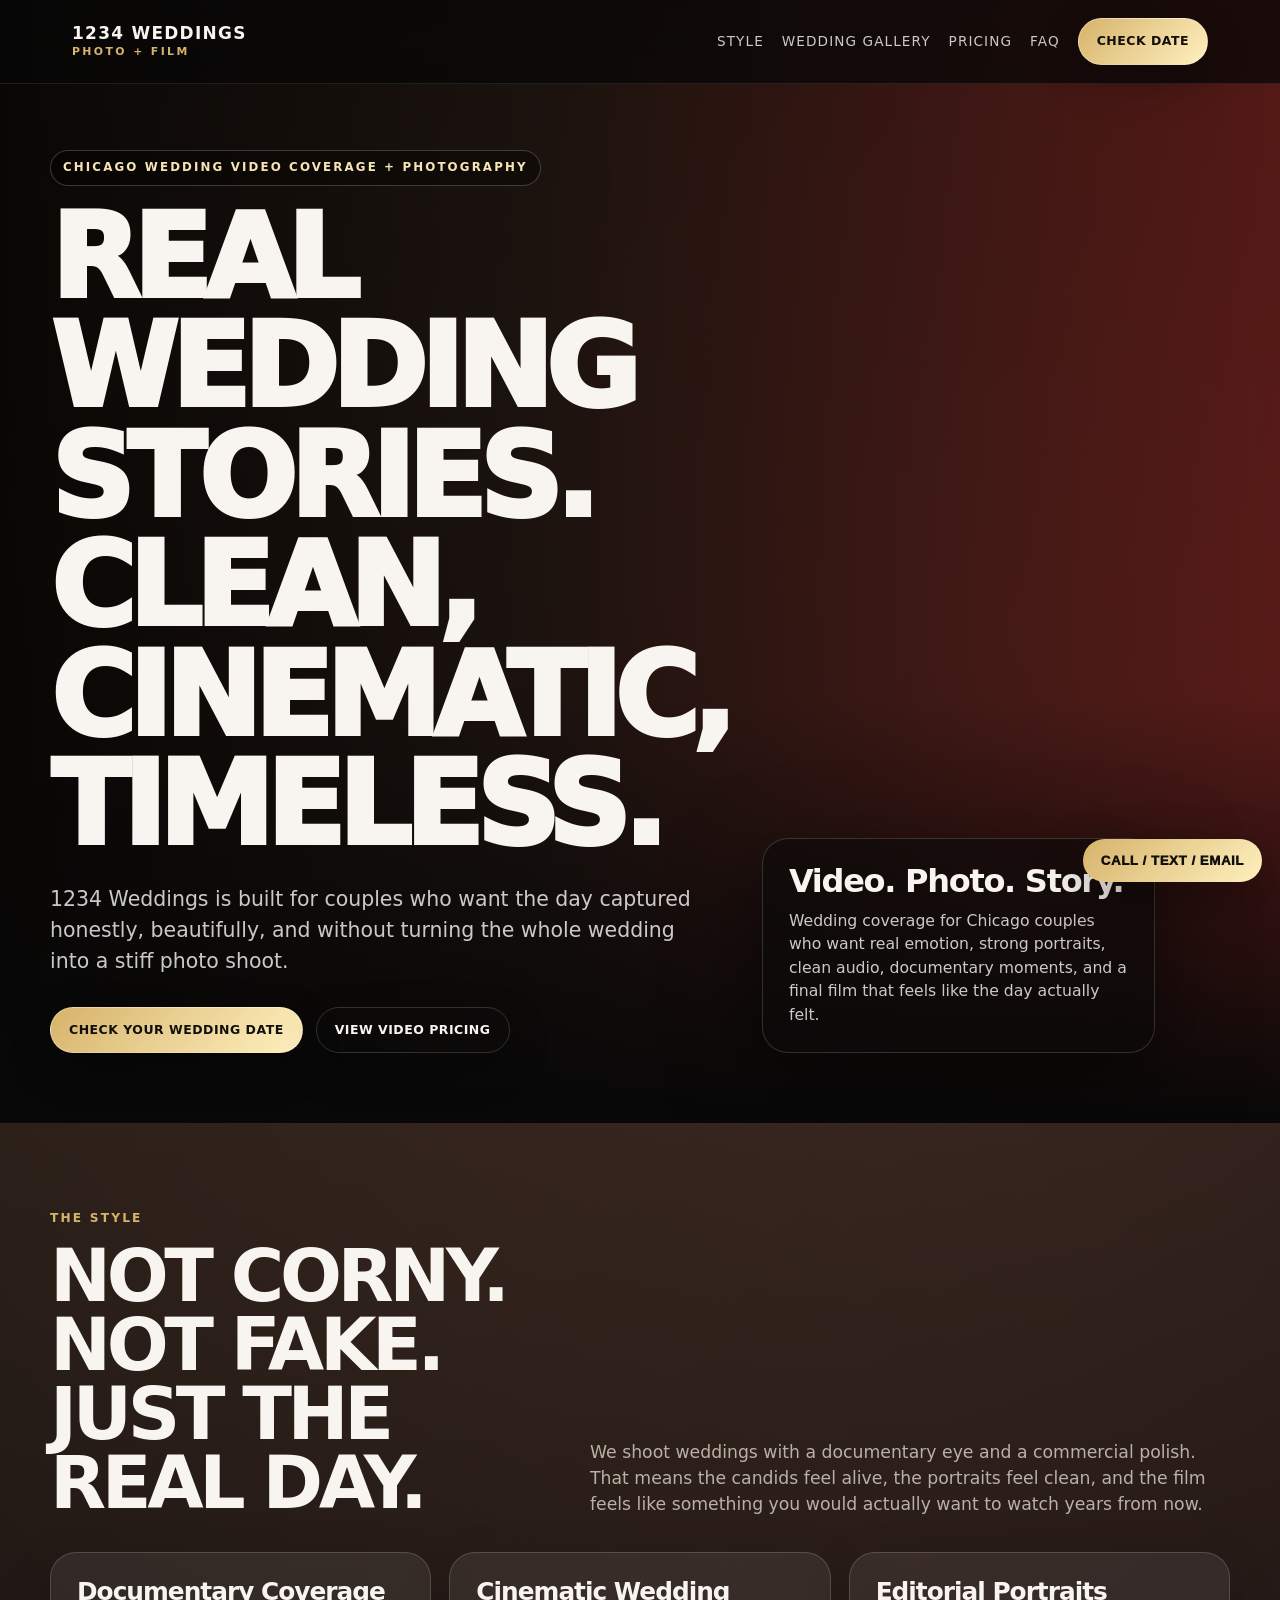
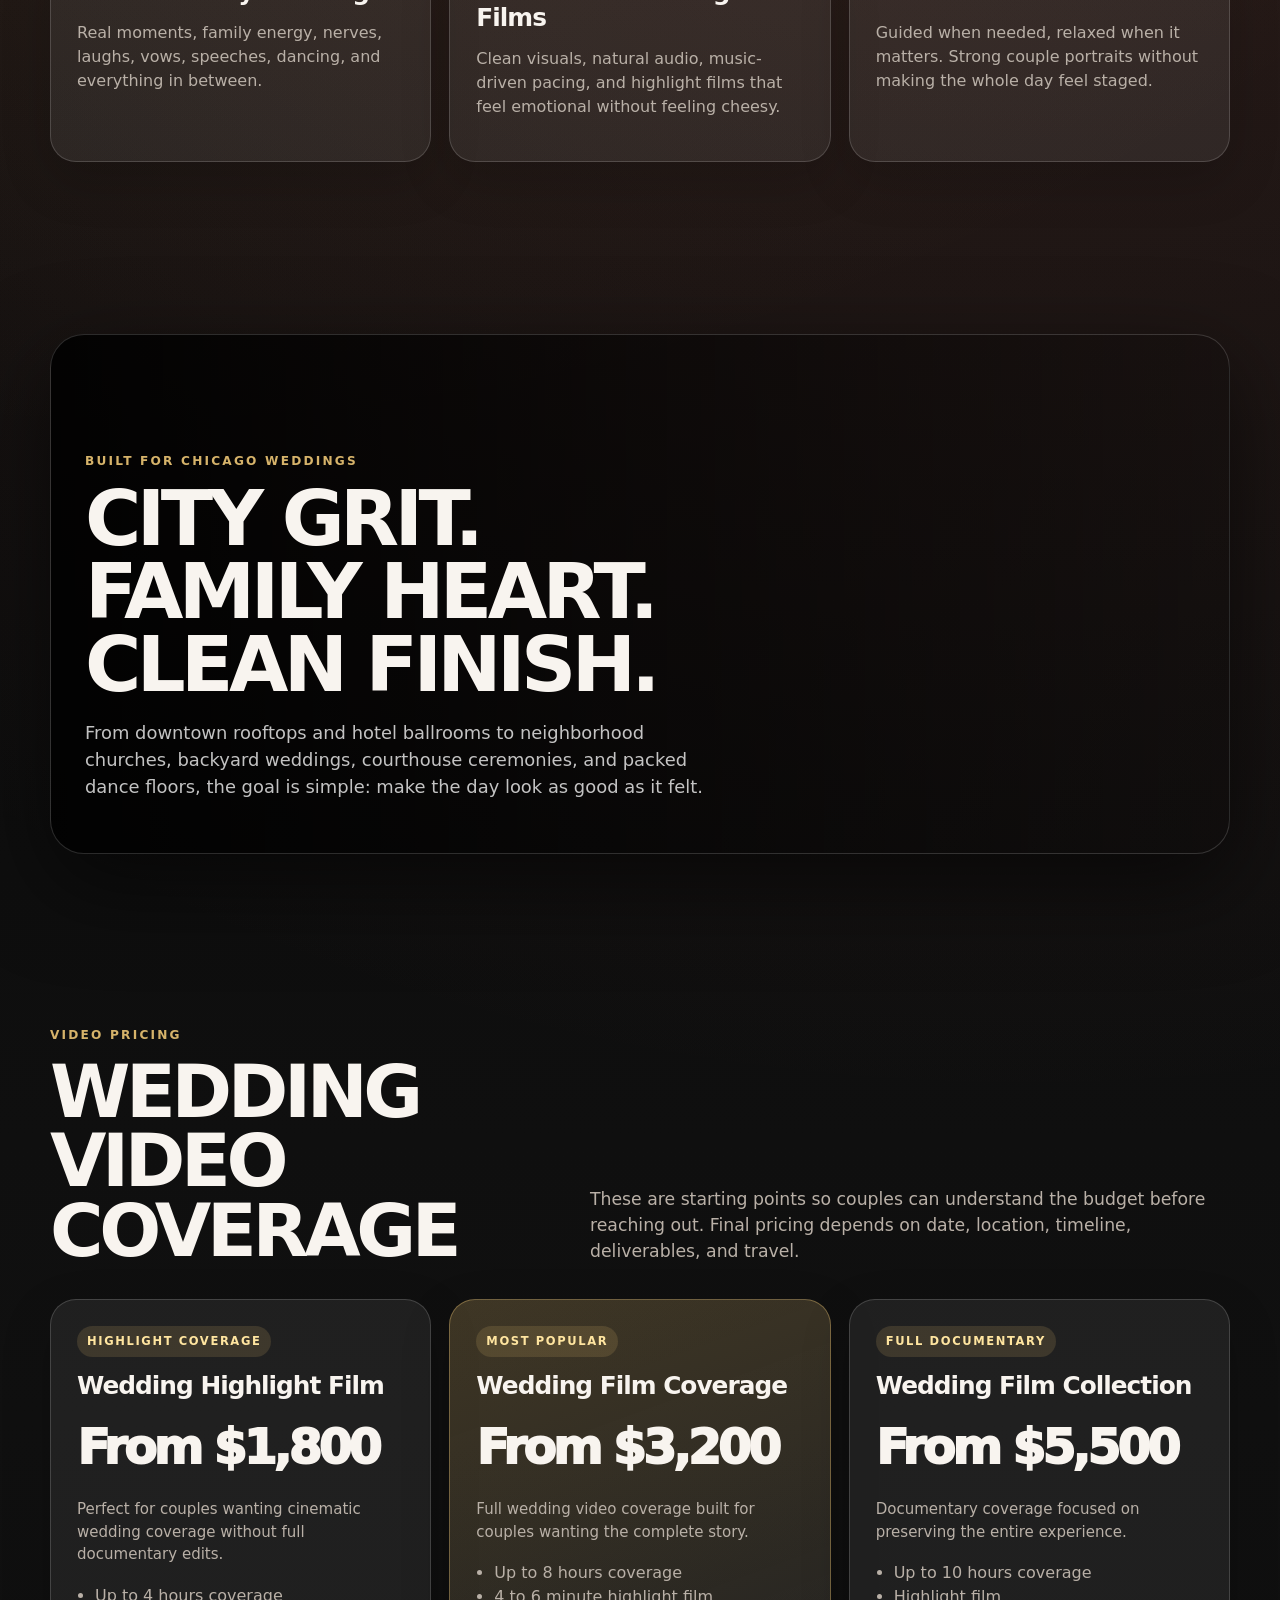
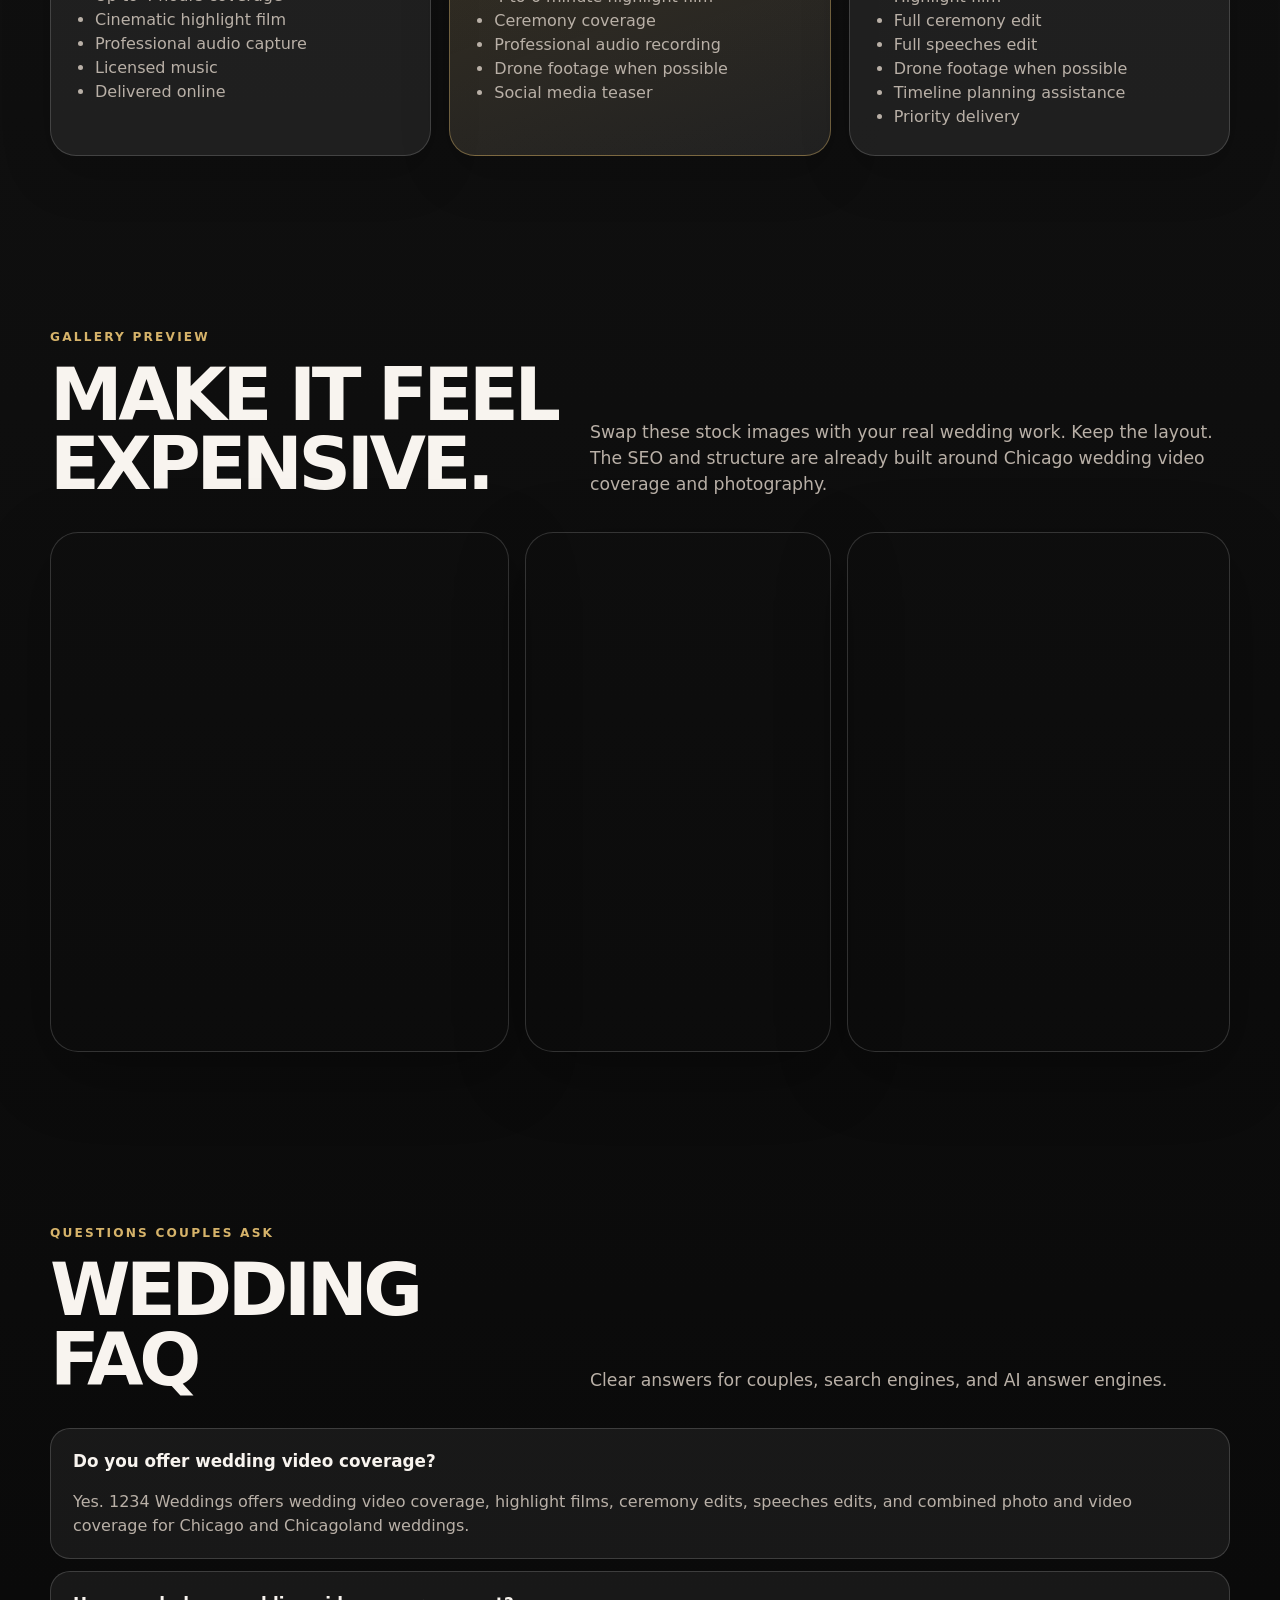
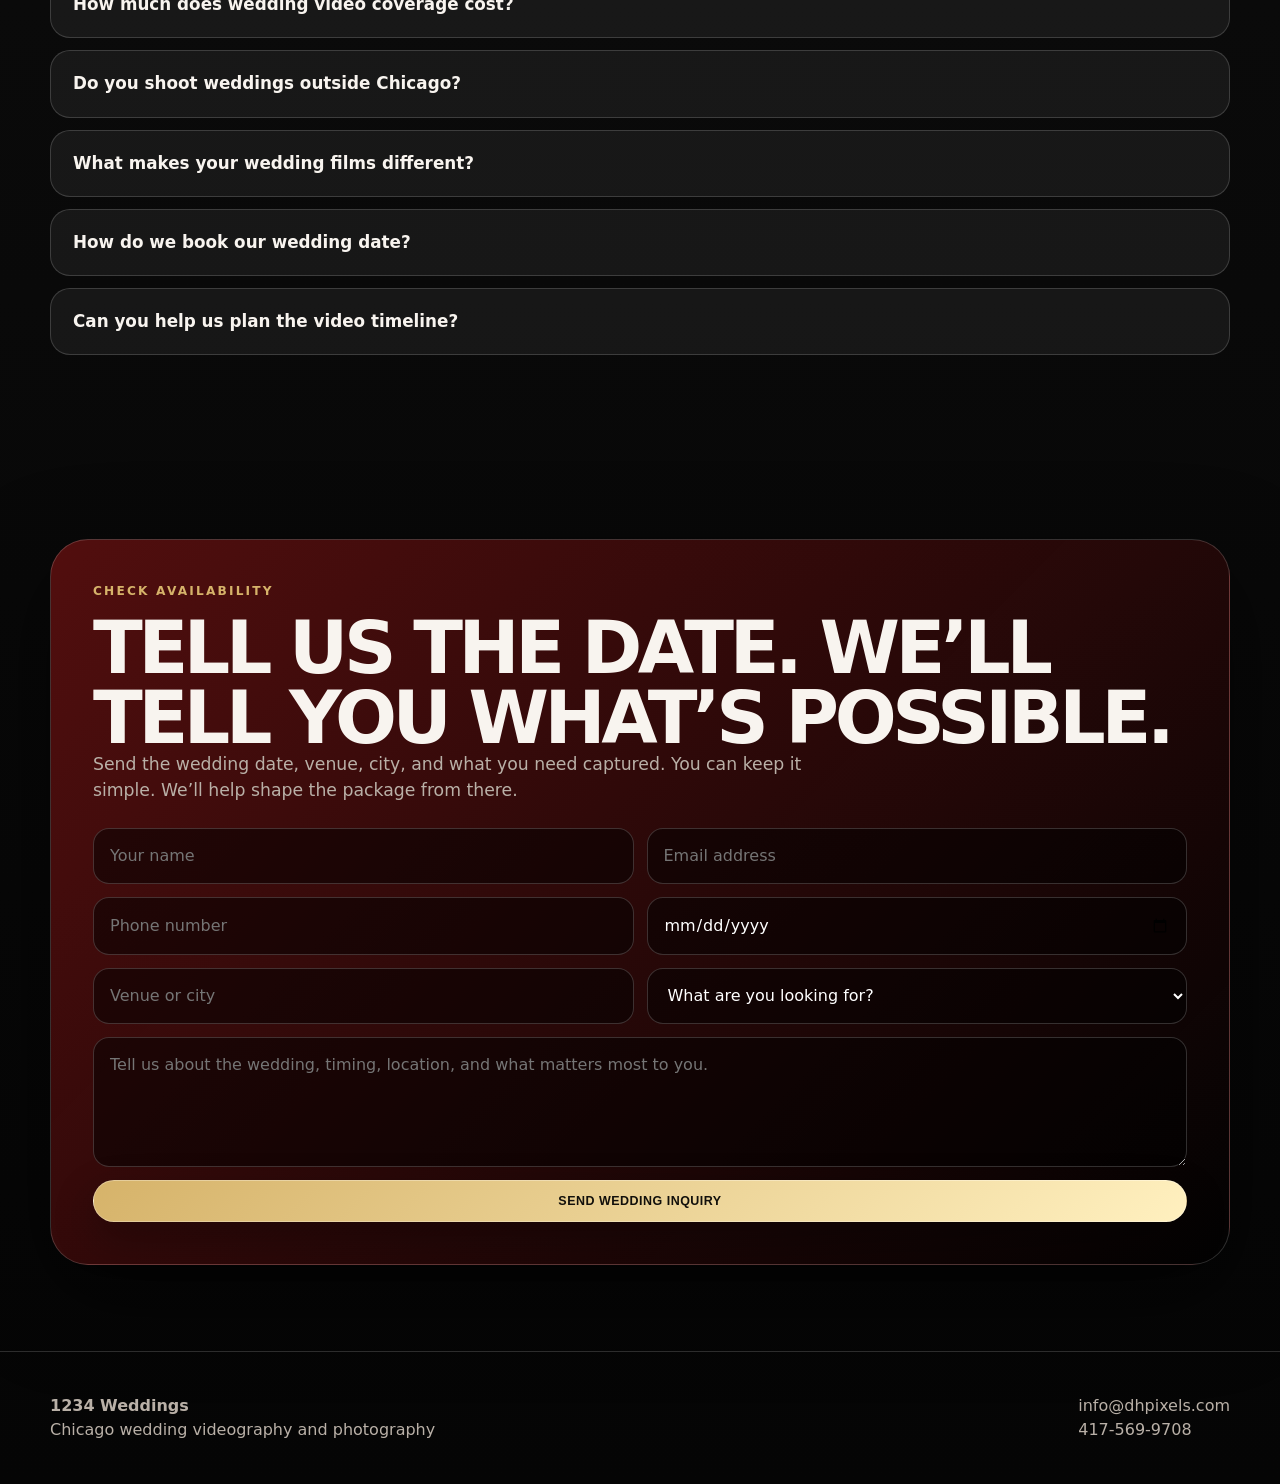
<file: index.html>
<!DOCTYPE html>
<html lang="en">
<head>
  <meta charset="UTF-8" />
  <meta name="viewport" content="width=device-width, initial-scale=1.0" />
  <title>1234 Weddings | Chicago Wedding Videography & Photography</title>
  <meta name="description" content="Cinematic wedding video coverage and wedding photography for Chicago couples. Simple packages, real moments, clean editing, and full-day storytelling." />
  <meta name="keywords" content="Chicago wedding videographer, Chicago wedding video coverage, Chicago wedding photographer, wedding videography Chicago, wedding films Chicago, 1234 Weddings" />
  <link rel="canonical" href="https://1234weddings.com/" />

  <meta property="og:title" content="1234 Weddings | Chicago Wedding Videography & Photography" />
  <meta property="og:description" content="Cinematic wedding video coverage and wedding photography for Chicago couples. Real moments, clean edits, and simple pricing." />
  <meta property="og:type" content="website" />
  <meta property="og:url" content="https://1234weddings.com/" />
  <meta property="og:image" content="https://1234weddings.com/images/wedding-banner.jpg" />

  <meta name="twitter:card" content="summary_large_image" />
  <meta name="twitter:title" content="1234 Weddings | Chicago Wedding Videography & Photography" />
  <meta name="twitter:description" content="Chicago wedding video coverage and photography built around real moments and clean cinematic storytelling." />
  <meta name="twitter:image" content="https://1234weddings.com/images/wedding-banner.jpg" />

  <style>
    :root {
      --bg: #080808;
      --bg2: #111;
      --card: rgba(255,255,255,.07);
      --text: #f8f4ef;
      --muted: #b9b0a7;
      --gold: #d6b36a;
      --rose: #b96a5a;
      --red: #6f1111;
      --line: rgba(255,255,255,.16);
      --shadow: 0 30px 90px rgba(0,0,0,.55);
      --radius: 26px;
      --max: 1180px;
    }
    * { box-sizing: border-box; }
    html { scroll-behavior: smooth; }
    body {
      margin: 0;
      font-family: Inter, ui-sans-serif, system-ui, -apple-system, BlinkMacSystemFont, "Segoe UI", sans-serif;
      color: var(--text);
      background: radial-gradient(circle at 80% 10%, rgba(185,106,90,.28), transparent 36%), radial-gradient(circle at 10% 0%, rgba(214,179,106,.16), transparent 32%), linear-gradient(180deg, #050505 0%, #101010 48%, #050505 100%);
      line-height: 1.5;
    }
    a { color: inherit; text-decoration: none; }
    img { max-width: 100%; display: block; }
    .nav { position: fixed; top: 0; left: 0; width: 100%; z-index: 50; background: rgba(7,7,7,.74); backdrop-filter: blur(18px); border-bottom: 1px solid rgba(255,255,255,.09); }
    .nav-inner { max-width: var(--max); margin: 0 auto; padding: 18px 22px; display: flex; align-items: center; justify-content: space-between; gap: 20px; }
    .logo { display: flex; flex-direction: column; letter-spacing: .08em; text-transform: uppercase; font-weight: 900; line-height: 1; }
    .logo span:first-child { font-size: 1.06rem; }
    .logo span:last-child { font-size: .68rem; color: var(--gold); margin-top: 5px; letter-spacing: .22em; }
    .nav-links { display: flex; align-items: center; gap: 18px; color: rgba(255,255,255,.78); font-size: .85rem; text-transform: uppercase; letter-spacing: .08em; }
    .nav-links a:hover { color: white; }
    .btn { display: inline-flex; align-items: center; justify-content: center; gap: 8px; padding: 13px 18px; border-radius: 999px; background: var(--text); color: #090909; font-weight: 900; letter-spacing: .04em; text-transform: uppercase; font-size: .78rem; border: 1px solid rgba(255,255,255,.3); box-shadow: 0 16px 40px rgba(0,0,0,.28); transition: transform .2s ease; cursor: pointer; }
    .btn:hover { transform: translateY(-2px); }
    .btn.alt { background: transparent; color: var(--text); border: 1px solid var(--line); }
    .btn.gold { background: linear-gradient(135deg, var(--gold), #fff0bf); color: #12100b; }
    .hero { min-height: 100vh; position: relative; display: grid; align-items: end; overflow: hidden; padding: 150px 22px 70px; isolation: isolate; }
    .hero::before { content: ""; position: absolute; inset: 0; background: linear-gradient(90deg, rgba(0,0,0,.84) 0%, rgba(0,0,0,.56) 42%, rgba(111,17,17,.54) 100%), url('https://images.unsplash.com/photo-1519741497674-611481863552?auto=format&fit=crop&w=2200&q=85') center/cover; z-index: -2; transform: scale(1.03); }
    .hero::after { content: ""; position: absolute; inset: auto 0 0 0; height: 38%; background: linear-gradient(0deg, #080808, transparent); z-index: -1; }
    .hero-inner { width: 100%; max-width: var(--max); margin: 0 auto; display: grid; grid-template-columns: 1.16fr .84fr; gap: 34px; align-items: end; }
    .eyebrow { display: inline-flex; width: fit-content; margin-bottom: 18px; padding: 8px 12px; border: 1px solid rgba(255,255,255,.2); border-radius: 999px; color: #f7e4b5; background: rgba(0,0,0,.32); font-size: .74rem; text-transform: uppercase; letter-spacing: .18em; font-weight: 800; }
    h1, h2, h3 { margin: 0; line-height: .95; letter-spacing: -.06em; }
    h1 { max-width: 900px; font-size: clamp(3.8rem, 9vw, 9.4rem); text-transform: uppercase; font-weight: 950; }
    .hero p { max-width: 670px; margin: 24px 0 0; color: rgba(255,255,255,.78); font-size: clamp(1.05rem, 1.7vw, 1.28rem); }
    .hero-actions { display: flex; gap: 13px; flex-wrap: wrap; margin-top: 30px; }
    .hero-card { padding: 26px; border-radius: var(--radius); background: rgba(10,10,10,.58); border: 1px solid rgba(255,255,255,.16); box-shadow: var(--shadow); backdrop-filter: blur(18px); }
    .hero-card strong { display: block; font-size: 2rem; line-height: 1; letter-spacing: -.04em; margin-bottom: 12px; }
    .hero-card p { margin: 0; font-size: .98rem; }
    section { padding: 86px 22px; }
    .wrap { max-width: var(--max); margin: 0 auto; }
    .section-head { display: grid; grid-template-columns: .8fr 1fr; gap: 28px; align-items: end; margin-bottom: 34px; }
    .kicker { color: var(--gold); text-transform: uppercase; letter-spacing: .18em; font-size: .76rem; font-weight: 900; margin-bottom: 13px; }
    h2 { font-size: clamp(2.6rem, 5.7vw, 5.9rem); text-transform: uppercase; }
    .lead { color: var(--muted); font-size: 1.08rem; margin: 0; max-width: 720px; }
    .grid { display: grid; gap: 18px; }
    .grid.three { grid-template-columns: repeat(3, 1fr); }
    .card { padding: 26px; border-radius: var(--radius); background: var(--card); border: 1px solid var(--line); box-shadow: 0 18px 50px rgba(0,0,0,.18); }
    .card h3 { font-size: 1.55rem; letter-spacing: -.04em; line-height: 1.05; margin-bottom: 12px; }
    .card p, .card li { color: var(--muted); }
    .card ul { margin: 18px 0 0; padding-left: 18px; }
    .feature { min-height: 520px; border-radius: 34px; overflow: hidden; position: relative; background: linear-gradient(90deg, rgba(0,0,0,.86), rgba(0,0,0,.18)), url('https://images.unsplash.com/photo-1520854221256-17451cc331bf?auto=format&fit=crop&w=2000&q=85') center/cover; border: 1px solid var(--line); display: flex; align-items: end; padding: 34px; box-shadow: var(--shadow); }
    .feature-content { max-width: 650px; }
    .feature-content h2 { font-size: clamp(3rem, 6vw, 6.4rem); }
    .feature-content p { color: rgba(255,255,255,.76); font-size: 1.12rem; }
    .price.featured { background: linear-gradient(160deg, rgba(214,179,106,.24), rgba(255,255,255,.08)); border-color: rgba(214,179,106,.42); }
    .price .tag { display: inline-flex; padding: 7px 10px; border-radius: 999px; background: rgba(214,179,106,.16); color: #ffe5a0; font-size: .72rem; letter-spacing: .14em; text-transform: uppercase; font-weight: 900; margin-bottom: 16px; }
    .amount { font-size: 3rem; font-weight: 950; letter-spacing: -.07em; margin: 12px 0; }
    .small { color: var(--muted); font-size: .94rem; }
    .gallery { display: grid; grid-template-columns: 1.2fr .8fr 1fr; gap: 16px; }
    .shot { min-height: 340px; border-radius: 28px; overflow: hidden; background-size: cover; background-position: center; border: 1px solid var(--line); box-shadow: 0 20px 70px rgba(0,0,0,.3); }
    .shot.tall { min-height: 520px; }
    .faq details { border: 1px solid var(--line); border-radius: 20px; padding: 20px 22px; background: rgba(255,255,255,.06); margin-bottom: 12px; }
    .faq summary { cursor: pointer; font-weight: 900; font-size: 1.05rem; list-style: none; }
    .faq summary::-webkit-details-marker { display: none; }
    .faq p { color: var(--muted); margin-bottom: 0; }
    .contact { border-radius: 38px; padding: 42px; background: linear-gradient(135deg, rgba(111,17,17,.72), rgba(0,0,0,.55)), url('https://images.unsplash.com/photo-1532712938310-34cb3982ef74?auto=format&fit=crop&w=1900&q=85') center/cover; border: 1px solid rgba(255,255,255,.18); box-shadow: var(--shadow); }
    form { display: grid; gap: 13px; margin-top: 24px; }
    input, textarea, select { width: 100%; padding: 15px 16px; border-radius: 16px; border: 1px solid rgba(255,255,255,.18); background: rgba(0,0,0,.5); color: white; font: inherit; outline: none; }
    textarea { min-height: 130px; resize: vertical; }
    .form-grid { display: grid; grid-template-columns: 1fr 1fr; gap: 13px; }
    .contact-toggle { position: fixed; right: 18px; bottom: 18px; z-index: 80; }
    .contact-toggle button { border: 0; cursor: pointer; display: inline-flex; align-items: center; justify-content: center; gap: 8px; padding: 14px 18px; border-radius: 999px; background: linear-gradient(135deg, #d6b36a, #fff0bf); color: #12100b; font-weight: 950; letter-spacing: .04em; text-transform: uppercase; box-shadow: 0 18px 50px rgba(0,0,0,.42); }
    .contact-popover { position: fixed; right: 18px; bottom: 78px; z-index: 79; width: min(360px, calc(100vw - 36px)); padding: 22px; border-radius: 24px; background: rgba(8,8,8,.92); border: 1px solid rgba(255,255,255,.16); box-shadow: 0 30px 90px rgba(0,0,0,.65); backdrop-filter: blur(18px); display: none; }
    .contact-popover.is-open { display: block; }
    .contact-popover h3 { font-size: 1.6rem; margin-bottom: 10px; }
    .contact-popover p { color: #b9b0a7; margin-top: 0; }
    .contact-actions { display: grid; gap: 10px; margin-top: 16px; }
    .contact-actions a { display: flex; justify-content: space-between; align-items: center; gap: 14px; padding: 13px 14px; border-radius: 16px; background: rgba(255,255,255,.07); border: 1px solid rgba(255,255,255,.14); font-weight: 850; }
    .contact-actions a span { color: #d6b36a; font-size: .8rem; text-transform: uppercase; letter-spacing: .12em; }
    footer { padding: 42px 22px; border-top: 1px solid var(--line); color: var(--muted); }
    .footer-inner { max-width: var(--max); margin: 0 auto; display: flex; justify-content: space-between; gap: 20px; flex-wrap: wrap; }
    @media (max-width: 900px) { .nav-links a:not(.btn) { display: none; } .hero-inner, .section-head, .grid.three, .gallery { grid-template-columns: 1fr; } .hero { padding-top: 125px; } .hero-card { margin-top: 8px; } .feature { min-height: 440px; } .form-grid { grid-template-columns: 1fr; } section { padding: 66px 18px; } }
    @media (max-width: 540px) { .nav-inner { padding: 14px 16px; } .btn { width: 100%; } .nav .btn { width: auto; padding: 11px 13px; font-size: .7rem; } .hero-actions { flex-direction: column; } .contact { padding: 26px; border-radius: 26px; } .shot, .shot.tall { min-height: 300px; } .contact-actions a { flex-direction: column; align-items: flex-start; } }
  </style>

  <script type="application/ld+json">
  {
    "@context": "https://schema.org",
    "@graph": [
      {
        "@type": "ProfessionalService",
        "@id": "https://1234weddings.com/#business",
        "name": "1234 Weddings",
        "url": "https://1234weddings.com/",
        "image": "https://1234weddings.com/images/wedding-banner.jpg",
        "description": "Chicago wedding video coverage and wedding photography for couples who want real moments, clean editing, and cinematic storytelling.",
        "telephone": "+1-417-569-9708",
        "email": "info@dhpixels.com",
        "areaServed": ["Chicago", "Chicagoland", "Northwest Side Chicago", "Oak Park", "Evanston", "Skokie", "Naperville", "Winnetka", "Lincoln Park", "Logan Square", "West Loop", "Wicker Park"],
        "address": { "@type": "PostalAddress", "addressLocality": "Chicago", "addressRegion": "IL", "addressCountry": "US" },
        "priceRange": "$1,800-$5,500",
        "sameAs": ["https://www.instagram.com/dhpixels_chicago/"]
      },
      {
        "@type": "FAQPage",
        "@id": "https://1234weddings.com/#faq",
        "mainEntity": [
          { "@type": "Question", "name": "Do you offer wedding video coverage?", "acceptedAnswer": { "@type": "Answer", "text": "Yes. 1234 Weddings offers wedding video coverage, highlight films, ceremony edits, speeches edits, and combined photo and video coverage for Chicago weddings." } },
          { "@type": "Question", "name": "How much does wedding video coverage cost?", "acceptedAnswer": { "@type": "Answer", "text": "Most 1234 Weddings video coverage packages range from $1,800 to $5,500 depending on hours, deliverables, location, and whether you need photo, video, or both." } },
          { "@type": "Question", "name": "Do you travel outside Chicago?", "acceptedAnswer": { "@type": "Answer", "text": "Yes. 1234 Weddings serves Chicago, the surrounding suburbs, and destination weddings when travel is available." } },
          { "@type": "Question", "name": "How do we book a wedding date?", "acceptedAnswer": { "@type": "Answer", "text": "Send your wedding date, venue, estimated coverage needs, and whether you want photography, videography, or both. A signed agreement and retainer secures the date." } }
        ]
      }
    ]
  }
  </script>
</head>
<body>
  <nav class="nav" aria-label="Primary navigation">
    <div class="nav-inner">
      <a class="logo" href="#top" aria-label="1234 Weddings home">
        <span>1234 Weddings</span>
        <span>Photo + Film</span>
      </a>
      <div class="nav-links">
        <a href="#work">Style</a>
        <a href="/weddings/sample-couple/">Wedding Gallery</a>
        <a href="#packages">Pricing</a>
        <a href="#faq">FAQ</a>
        <a href="#contact" class="btn gold">Check Date</a>
      </div>
    </div>
  </nav>

  <header class="hero" id="top">
    <div class="hero-inner">
      <div>
        <div class="eyebrow">Chicago Wedding Video Coverage + Photography</div>
        <h1>Real Wedding Stories. Clean, Cinematic, Timeless.</h1>
        <p>1234 Weddings is built for couples who want the day captured honestly, beautifully, and without turning the whole wedding into a stiff photo shoot.</p>
        <div class="hero-actions">
          <a class="btn gold" href="#contact">Check Your Wedding Date</a>
          <a class="btn alt" href="#packages">View Video Pricing</a>
        </div>
      </div>
      <aside class="hero-card">
        <strong>Video. Photo. Story.</strong>
        <p>Wedding coverage for Chicago couples who want real emotion, strong portraits, clean audio, documentary moments, and a final film that feels like the day actually felt.</p>
      </aside>
    </div>
  </header>

  <main>
    <section id="work">
      <div class="wrap">
        <div class="section-head">
          <div>
            <div class="kicker">The Style</div>
            <h2>Not corny. Not fake. Just the real day.</h2>
          </div>
          <p class="lead">We shoot weddings with a documentary eye and a commercial polish. That means the candids feel alive, the portraits feel clean, and the film feels like something you would actually want to watch years from now.</p>
        </div>
        <div class="grid three">
          <article class="card"><h3>Documentary Coverage</h3><p>Real moments, family energy, nerves, laughs, vows, speeches, dancing, and everything in between.</p></article>
          <article class="card"><h3>Cinematic Wedding Films</h3><p>Clean visuals, natural audio, music-driven pacing, and highlight films that feel emotional without feeling cheesy.</p></article>
          <article class="card"><h3>Editorial Portraits</h3><p>Guided when needed, relaxed when it matters. Strong couple portraits without making the whole day feel staged.</p></article>
        </div>
      </div>
    </section>

    <section>
      <div class="wrap">
        <div class="feature">
          <div class="feature-content">
            <div class="kicker">Built for Chicago Weddings</div>
            <h2>City grit. Family heart. Clean finish.</h2>
            <p>From downtown rooftops and hotel ballrooms to neighborhood churches, backyard weddings, courthouse ceremonies, and packed dance floors, the goal is simple: make the day look as good as it felt.</p>
          </div>
        </div>
      </div>
    </section>

    <section id="packages">
      <div class="wrap">
        <div class="section-head">
          <div>
            <div class="kicker">Video Pricing</div>
            <h2>Wedding video coverage</h2>
          </div>
          <p class="lead">These are starting points so couples can understand the budget before reaching out. Final pricing depends on date, location, timeline, deliverables, and travel.</p>
        </div>
        <div class="grid three">
          <article class="card price"><span class="tag">Highlight Coverage</span><h3>Wedding Highlight Film</h3><div class="amount">From $1,800</div><p class="small">Perfect for couples wanting cinematic wedding coverage without full documentary edits.</p><ul><li>Up to 4 hours coverage</li><li>Cinematic highlight film</li><li>Professional audio capture</li><li>Licensed music</li><li>Delivered online</li></ul></article>
          <article class="card price featured"><span class="tag">Most Popular</span><h3>Wedding Film Coverage</h3><div class="amount">From $3,200</div><p class="small">Full wedding video coverage built for couples wanting the complete story.</p><ul><li>Up to 8 hours coverage</li><li>4 to 6 minute highlight film</li><li>Ceremony coverage</li><li>Professional audio recording</li><li>Drone footage when possible</li><li>Social media teaser</li></ul></article>
          <article class="card price"><span class="tag">Full Documentary</span><h3>Wedding Film Collection</h3><div class="amount">From $5,500</div><p class="small">Documentary coverage focused on preserving the entire experience.</p><ul><li>Up to 10 hours coverage</li><li>Highlight film</li><li>Full ceremony edit</li><li>Full speeches edit</li><li>Drone footage when possible</li><li>Timeline planning assistance</li><li>Priority delivery</li></ul></article>
        </div>
      </div>
    </section>

    <section>
      <div class="wrap">
        <div class="section-head">
          <div><div class="kicker">Gallery Preview</div><h2>Make it feel expensive.</h2></div>
          <p class="lead">Swap these stock images with your real wedding work. Keep the layout. The SEO and structure are already built around Chicago wedding video coverage and photography.</p>
        </div>
        <div class="gallery" aria-label="Wedding photography gallery preview">
          <div class="shot tall" style="background-image:url('https://images.unsplash.com/photo-1511285560929-80b456fea0bc?auto=format&fit=crop&w=1200&q=85')"></div>
          <div class="shot" style="background-image:url('https://images.unsplash.com/photo-1523438885200-e635ba2c371e?auto=format&fit=crop&w=1200&q=85')"></div>
          <div class="shot tall" style="background-image:url('https://images.unsplash.com/photo-1606800052052-a08af7148866?auto=format&fit=crop&w=1200&q=85')"></div>
        </div>
      </div>
    </section>

    <section id="faq">
      <div class="wrap">
        <div class="section-head">
          <div><div class="kicker">Questions Couples Ask</div><h2>Wedding FAQ</h2></div>
          <p class="lead">Clear answers for couples, search engines, and AI answer engines.</p>
        </div>
        <div class="faq">
          <details open><summary>Do you offer wedding video coverage?</summary><p>Yes. 1234 Weddings offers wedding video coverage, highlight films, ceremony edits, speeches edits, and combined photo and video coverage for Chicago and Chicagoland weddings.</p></details>
          <details><summary>How much does wedding video coverage cost?</summary><p>Most packages range from $1,800 to $5,500 depending on the wedding date, hours of coverage, venue location, timeline, and deliverables.</p></details>
          <details><summary>Do you shoot weddings outside Chicago?</summary><p>Yes. 1234 Weddings serves Chicago, the Chicago suburbs, and destination weddings when travel is available.</p></details>
          <details><summary>What makes your wedding films different?</summary><p>The films are built around real emotion, clean audio, strong visuals, and natural pacing. The goal is cinematic without making the couple act fake or overly staged.</p></details>
          <details><summary>How do we book our wedding date?</summary><p>Send your wedding date, venue, estimated timeline, and whether you want video, photo, or both. A signed agreement and retainer secures your date.</p></details>
          <details><summary>Can you help us plan the video timeline?</summary><p>Yes. Timeline planning is part of the process. The goal is to protect the best light, ceremony audio, speeches, and enough breathing room so the day does not feel rushed.</p></details>
        </div>
      </div>
    </section>

    <section id="contact">
      <div class="wrap">
        <div class="contact">
          <div class="kicker">Check Availability</div>
          <h2>Tell us the date. We’ll tell you what’s possible.</h2>
          <p class="lead">Send the wedding date, venue, city, and what you need captured. You can keep it simple. We’ll help shape the package from there.</p>
          <form name="wedding-inquiry" method="POST" data-netlify="true" netlify-honeypot="bot-field" action="/thank-you.html">
            <input type="hidden" name="form-name" value="wedding-inquiry" />
            <p style="display:none"><label>Do not fill this out: <input name="bot-field" /></label></p>
            <div class="form-grid"><input type="text" name="name" placeholder="Your name" required /><input type="email" name="email" placeholder="Email address" required /></div>
            <div class="form-grid"><input type="tel" name="phone" placeholder="Phone number" /><input type="date" name="wedding-date" aria-label="Wedding date" /></div>
            <div class="form-grid"><input type="text" name="venue" placeholder="Venue or city" /><select name="package-interest" aria-label="Package interest"><option value="">What are you looking for?</option><option>Video only</option><option>Photo + video</option><option>Photography only</option><option>Not sure yet</option></select></div>
            <textarea name="message" placeholder="Tell us about the wedding, timing, location, and what matters most to you."></textarea>
            <button class="btn gold" type="submit">Send Wedding Inquiry</button>
          </form>
        </div>
      </div>
    </section>
  </main>

  <footer><div class="footer-inner"><div><strong>1234 Weddings</strong><br />Chicago wedding videography and photography</div><div><a href="mailto:info@dhpixels.com">info@dhpixels.com</a><br /><a href="tel:+14175699708">417-569-9708</a></div></div></footer>

  <div class="contact-popover" id="contactBox" aria-hidden="true"><h3>Contact 1234 Weddings</h3><p>Questions about availability, video coverage, or wedding galleries? Reach out anytime.</p><div class="contact-actions"><a href="tel:+14175699708">Call Andrew <span>417-569-9708</span></a><a href="sms:+14175699708">Text Andrew <span>Start text</span></a><a href="mailto:info@dhpixels.com">Email <span>info@dhpixels.com</span></a></div></div>
  <div class="contact-toggle"><button type="button" onclick="toggleContactBox()">Call / Text / Email</button></div>
  <script>function toggleContactBox(){const box=document.getElementById('contactBox');const isOpen=box.classList.toggle('is-open');box.setAttribute('aria-hidden',String(!isOpen));}</script>
</body>
</html>
</file>
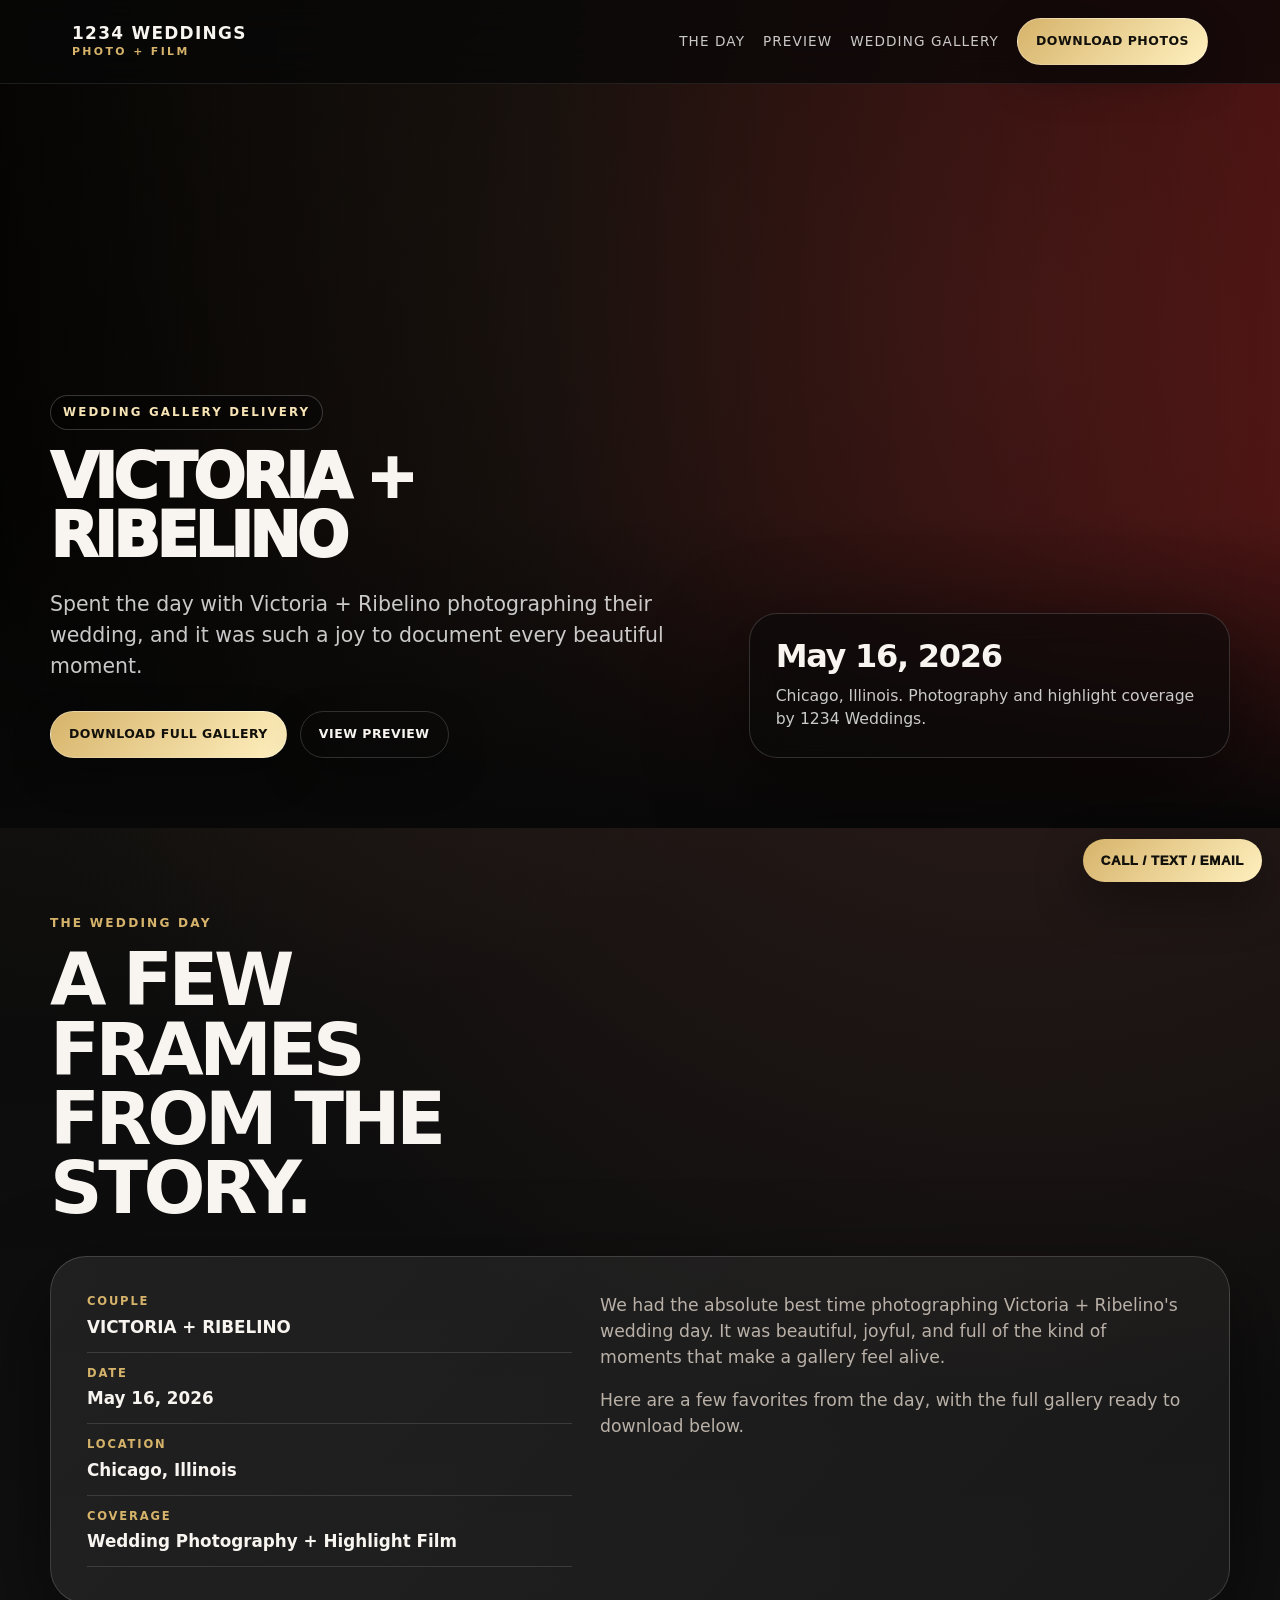
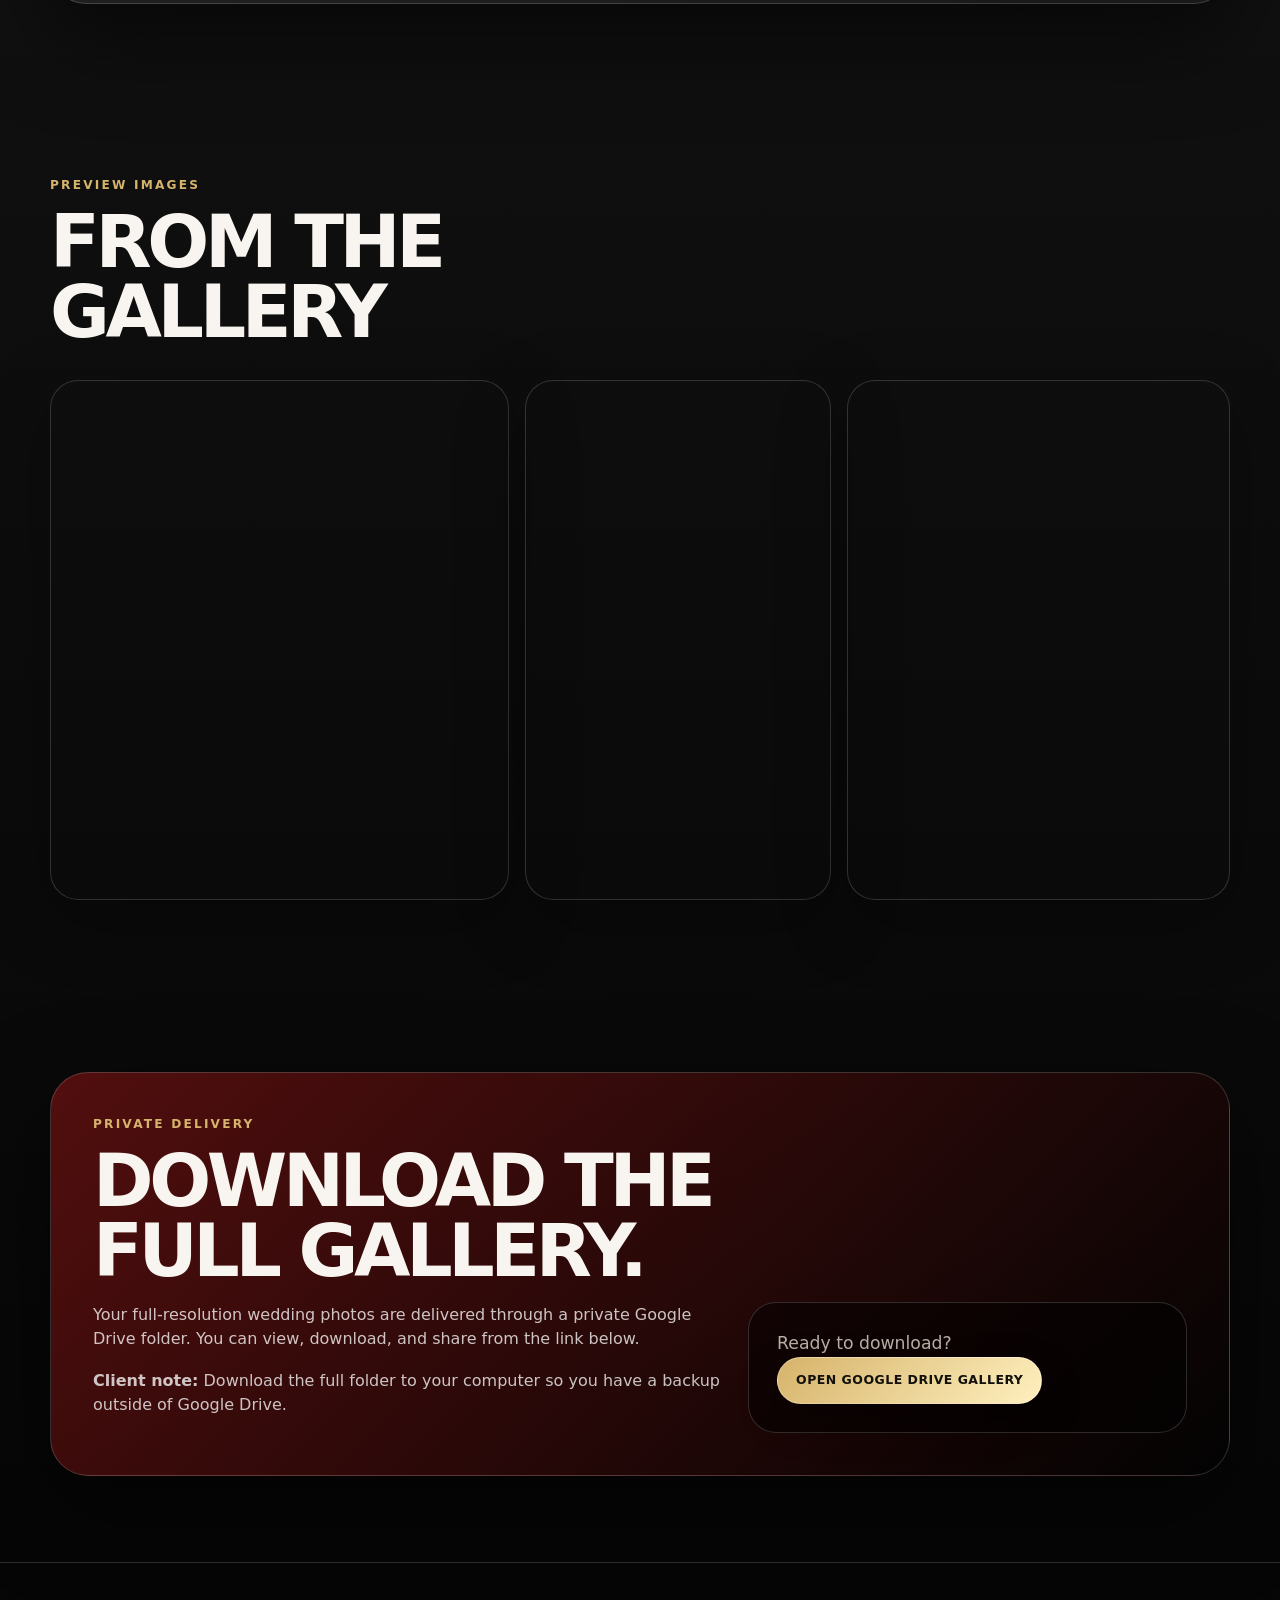
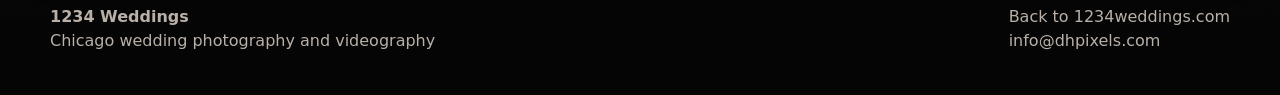
<file: weddings/sample-couple/index.html>
<!DOCTYPE html>
<html lang="en">
<head>
  <meta charset="UTF-8" />
  <meta name="viewport" content="width=device-width, initial-scale=1.0" />
  <title>VICTORIA + RIBELINO Wedding Gallery | 1234 Weddings</title>
  <meta name="description" content="A private wedding delivery page from 1234 Weddings with preview images, wedding story, and photo download link." />
  <meta name="robots" content="noindex, nofollow" />
  <style>
    :root { --bg:#080808; --card:rgba(255,255,255,.07); --text:#f8f4ef; --muted:#b9b0a7; --gold:#d6b36a; --red:#6f1111; --line:rgba(255,255,255,.16); --shadow:0 30px 90px rgba(0,0,0,.55); --radius:28px; --max:1180px; }
    *{box-sizing:border-box} html{scroll-behavior:smooth} body{margin:0;font-family:Inter,ui-sans-serif,system-ui,-apple-system,BlinkMacSystemFont,"Segoe UI",sans-serif;color:var(--text);background:radial-gradient(circle at 80% 10%,rgba(185,106,90,.26),transparent 35%),radial-gradient(circle at 10% 0%,rgba(214,179,106,.14),transparent 30%),linear-gradient(180deg,#050505 0%,#101010 48%,#050505 100%);line-height:1.5} a{color:inherit;text-decoration:none}.nav{position:fixed;top:0;left:0;width:100%;z-index:50;background:rgba(7,7,7,.74);backdrop-filter:blur(18px);border-bottom:1px solid rgba(255,255,255,.09)}.nav-inner{max-width:var(--max);margin:0 auto;padding:18px 22px;display:flex;align-items:center;justify-content:space-between;gap:20px}.logo{display:flex;flex-direction:column;letter-spacing:.08em;text-transform:uppercase;font-weight:900;line-height:1}.logo span:first-child{font-size:1.06rem}.logo span:last-child{font-size:.68rem;color:var(--gold);margin-top:5px;letter-spacing:.22em}.nav-links{display:flex;align-items:center;gap:18px;color:rgba(255,255,255,.78);font-size:.85rem;text-transform:uppercase;letter-spacing:.08em}.btn{display:inline-flex;align-items:center;justify-content:center;gap:8px;padding:13px 18px;border-radius:999px;background:var(--text);color:#090909;font-weight:900;letter-spacing:.04em;text-transform:uppercase;font-size:.78rem;border:1px solid rgba(255,255,255,.3);box-shadow:0 16px 40px rgba(0,0,0,.28);transition:transform .2s ease}.btn:hover{transform:translateY(-2px)}.btn.gold{background:linear-gradient(135deg,var(--gold),#fff0bf);color:#12100b}.btn.alt{background:transparent;color:var(--text);border:1px solid var(--line)}.hero{min-height:92vh;position:relative;display:grid;align-items:end;overflow:hidden;padding:150px 22px 70px;isolation:isolate}.hero:before{content:"";position:absolute;inset:0;background:linear-gradient(90deg,rgba(0,0,0,.84) 0%,rgba(0,0,0,.46) 42%,rgba(111,17,17,.52) 100%),url('https://i.postimg.cc/T3jvNk8b/1.jpg') center 4%/cover;z-index:-2;transform:scale(1.01)}.hero:after{content:"";position:absolute;inset:auto 0 0 0;height:38%;background:linear-gradient(0deg,#080808,transparent);z-index:-1}.hero-inner{width:100%;max-width:var(--max);margin:0 auto;display:grid;grid-template-columns:1.16fr .84fr;gap:34px;align-items:end}.eyebrow{display:inline-flex;width:fit-content;margin-bottom:18px;padding:8px 12px;border:1px solid rgba(255,255,255,.2);border-radius:999px;color:#f7e4b5;background:rgba(0,0,0,.32);font-size:.74rem;text-transform:uppercase;letter-spacing:.18em;font-weight:800}h1,h2,h3{margin:0;line-height:.95;letter-spacing:-.06em}h1{max-width:680px;font-size:clamp(2rem,4.8vw,4.8rem);text-transform:uppercase;font-weight:950}.hero p{max-width:670px;margin:24px 0 0;color:rgba(255,255,255,.78);font-size:clamp(1.05rem,1.7vw,1.28rem)}.hero-actions{display:flex;gap:13px;flex-wrap:wrap;margin-top:30px}.hero-card{padding:26px;border-radius:var(--radius);background:rgba(10,10,10,.58);border:1px solid rgba(255,255,255,.16);box-shadow:var(--shadow);backdrop-filter:blur(18px)}.hero-card strong{display:block;font-size:2rem;line-height:1;letter-spacing:-.04em;margin-bottom:12px}.hero-card p{margin:0;font-size:.98rem}section{padding:86px 22px}.wrap{max-width:var(--max);margin:0 auto}.section-head{display:grid;grid-template-columns:.8fr 1fr;gap:28px;align-items:end;margin-bottom:34px}.kicker{color:var(--gold);text-transform:uppercase;letter-spacing:.18em;font-size:.76rem;font-weight:900;margin-bottom:13px}h2{font-size:clamp(2.6rem,5.7vw,5.9rem);text-transform:uppercase}.lead{color:var(--muted);font-size:1.08rem;margin:0;max-width:720px}.story-card{border-radius:36px;padding:36px;background:linear-gradient(135deg,rgba(255,255,255,.08),rgba(255,255,255,.04));border:1px solid var(--line);box-shadow:var(--shadow)}.story-grid{display:grid;grid-template-columns:.9fr 1.1fr;gap:28px;align-items:start}.details{display:grid;gap:12px}.detail{border-bottom:1px solid rgba(255,255,255,.13);padding-bottom:12px}.detail span{display:block;color:var(--gold);font-size:.72rem;text-transform:uppercase;letter-spacing:.16em;font-weight:900;margin-bottom:4px}.detail strong{font-size:1.05rem}.story-copy p{color:var(--muted);font-size:1.08rem;margin-top:0}.gallery{display:grid;grid-template-columns:1.2fr .8fr 1fr;gap:16px}.shot{min-height:340px;border-radius:28px;overflow:hidden;background-size:cover;background-position:center;border:1px solid var(--line);box-shadow:0 20px 70px rgba(0,0,0,.3)}.shot.tall{min-height:520px}.download-box{border-radius:38px;padding:42px;background:linear-gradient(135deg,rgba(111,17,17,.72),rgba(0,0,0,.55)),url('https://i.postimg.cc/T3jvNk8b/1.jpg') center/cover;border:1px solid rgba(255,255,255,.18);box-shadow:var(--shadow)}.download-grid{display:grid;grid-template-columns:1fr .7fr;gap:28px;align-items:end}.note{color:rgba(255,255,255,.76);margin-top:18px;max-width:740px}.cta-card{padding:28px;border-radius:28px;background:rgba(0,0,0,.48);border:1px solid rgba(255,255,255,.16)}.contact-toggle{position:fixed;right:18px;bottom:18px;z-index:80}.contact-toggle button{border:0;cursor:pointer;display:inline-flex;align-items:center;justify-content:center;gap:8px;padding:14px 18px;border-radius:999px;background:linear-gradient(135deg,#d6b36a,#fff0bf);color:#12100b;font-weight:950;letter-spacing:.04em;text-transform:uppercase;box-shadow:0 18px 50px rgba(0,0,0,.42)}.contact-popover{position:fixed;right:18px;bottom:78px;z-index:79;width:min(360px,calc(100vw - 36px));padding:22px;border-radius:24px;background:rgba(8,8,8,.92);border:1px solid rgba(255,255,255,.16);box-shadow:0 30px 90px rgba(0,0,0,.65);backdrop-filter:blur(18px);display:none}.contact-popover.is-open{display:block}.contact-popover h3{font-size:1.6rem;margin-bottom:10px}.contact-popover p{color:#b9b0a7;margin-top:0}.contact-actions{display:grid;gap:10px;margin-top:16px}.contact-actions a{display:flex;justify-content:space-between;align-items:center;gap:14px;padding:13px 14px;border-radius:16px;background:rgba(255,255,255,.07);border:1px solid rgba(255,255,255,.14);font-weight:850}.contact-actions a span{color:#d6b36a;font-size:.8rem;text-transform:uppercase;letter-spacing:.12em}footer{padding:42px 22px;border-top:1px solid var(--line);color:var(--muted)}.footer-inner{max-width:var(--max);margin:0 auto;display:flex;justify-content:space-between;gap:20px;flex-wrap:wrap}@media(max-width:900px){.nav-links a:not(.btn){display:none}.hero-inner,.section-head,.story-grid,.gallery,.download-grid{grid-template-columns:1fr}.hero{padding-top:125px}section{padding:66px 18px}.shot,.shot.tall{min-height:330px}}@media(max-width:540px){.nav-inner{padding:14px 16px}.nav .btn{padding:11px 13px;font-size:.7rem}.hero-actions{flex-direction:column}.btn{width:100%}.story-card,.download-box{padding:26px;border-radius:26px}.contact-actions a{flex-direction:column;align-items:flex-start}}
  </style>
</head>
<body>
  <nav class="nav" aria-label="Primary navigation"><div class="nav-inner"><a class="logo" href="/" aria-label="1234 Weddings home"><span>1234 Weddings</span><span>Photo + Film</span></a><div class="nav-links"><a href="#story">The Day</a><a href="#preview">Preview</a><a href="/weddings/sample-couple/">Wedding Gallery</a><a href="#download" class="btn gold">Download Photos</a></div></div></nav>
  <header class="hero" id="top"><div class="hero-inner"><div><div class="eyebrow">Wedding Gallery Delivery</div><h1>VICTORIA + RIBELINO</h1><p>Spent the day with Victoria + Ribelino photographing their wedding, and it was such a joy to document every beautiful moment.</p><div class="hero-actions"><a class="btn gold" href="#download">Download Full Gallery</a><a class="btn alt" href="#preview">View Preview</a></div></div><aside class="hero-card"><strong>May 16, 2026</strong><p>Chicago, Illinois. Photography and highlight coverage by 1234 Weddings.</p></aside></div></header>
  <main>
    <section id="story"><div class="wrap"><div class="section-head"><div><div class="kicker">The Wedding Day</div><h2>A few frames from the story.</h2></div></div><div class="story-card"><div class="story-grid"><div class="details"><div class="detail"><span>Couple</span><strong>VICTORIA + RIBELINO</strong></div><div class="detail"><span>Date</span><strong>May 16, 2026</strong></div><div class="detail"><span>Location</span><strong>Chicago, Illinois</strong></div><div class="detail"><span>Coverage</span><strong>Wedding Photography + Highlight Film</strong></div></div><div class="story-copy"><p>We had the absolute best time photographing Victoria + Ribelino's wedding day. It was beautiful, joyful, and full of the kind of moments that make a gallery feel alive.</p><p>Here are a few favorites from the day, with the full gallery ready to download below.</p></div></div></div></div></section>
    <section id="preview"><div class="wrap"><div class="section-head"><div><div class="kicker">Preview Images</div><h2>From the gallery</h2></div></div><div class="gallery" aria-label="Wedding gallery preview"><div class="shot tall" style="background-image:url('https://i.postimg.cc/CKQZdMvH/DSC00533.jpg')"></div><div class="shot" style="background-image:url('https://i.postimg.cc/Y2466ZgT/DSC00989.jpg')"></div><div class="shot tall" style="background-image:url('https://i.postimg.cc/5t0YxQSs/DSC01095.jpg')"></div></div></div></section>
    <section id="download"><div class="wrap"><div class="download-box"><div class="download-grid"><div><div class="kicker">Private Delivery</div><h2>Download the full gallery.</h2><p class="note">Your full-resolution wedding photos are delivered through a private Google Drive folder. You can view, download, and share from the link below.</p><p class="note"><strong>Client note:</strong> Download the full folder to your computer so you have a backup outside of Google Drive.</p></div><div class="cta-card"><p class="lead">Ready to download?</p><a class="btn gold" href="https://drive.google.com/drive/folders/19HHbQYPrvBw0DcjowmF5kaUbtKWpQP8x?usp=sharing" target="_blank" rel="noopener">Open Google Drive Gallery</a></div></div></div></div></section>
  </main>
  <footer><div class="footer-inner"><div><strong>1234 Weddings</strong><br />Chicago wedding photography and videography</div><div><a href="/">Back to 1234weddings.com</a><br /><a href="mailto:info@dhpixels.com">info@dhpixels.com</a></div></div></footer>
  <div class="contact-popover" id="contactBox" aria-hidden="true"><h3>Contact 1234 Weddings</h3><p>Call, text, or email anytime about wedding galleries, delivery links, or booking a date.</p><div class="contact-actions"><a href="tel:+14175699708">Call Andrew <span>417-569-9708</span></a><a href="sms:+14175699708">Text Andrew <span>Start text</span></a><a href="mailto:info@dhpixels.com">Email <span>info@dhpixels.com</span></a></div></div><div class="contact-toggle"><button type="button" onclick="toggleContactBox()">Call / Text / Email</button></div><script>function toggleContactBox(){const box=document.getElementById('contactBox');const isOpen=box.classList.toggle('is-open');box.setAttribute('aria-hidden',String(!isOpen));}</script>
</body>
</html>
</file>
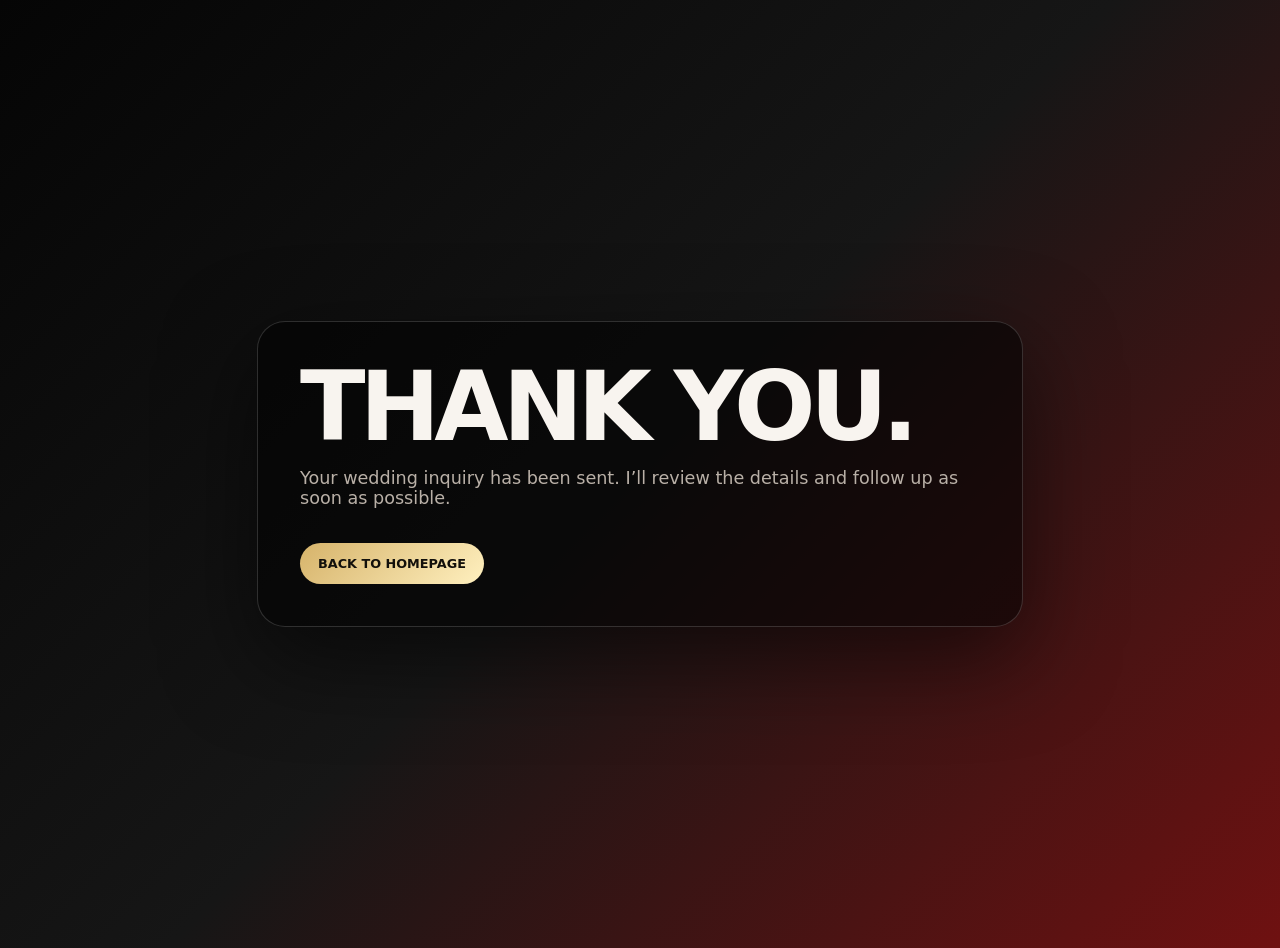
<file: thank-you.html>
<!DOCTYPE html>
<html lang="en">
<head>
  <meta charset="UTF-8" />
  <meta name="viewport" content="width=device-width, initial-scale=1.0" />
  <title>Thank You | 1234 Weddings</title>
  <style>
    body { margin:0; min-height:100vh; display:grid; place-items:center; font-family:Inter,system-ui,sans-serif; color:#f8f4ef; background:linear-gradient(135deg,#050505,#161616,#6f1111); padding:24px; }
    .card { max-width:680px; padding:42px; border-radius:28px; background:rgba(0,0,0,.55); border:1px solid rgba(255,255,255,.16); box-shadow:0 30px 90px rgba(0,0,0,.55); }
    h1 { font-size:clamp(3rem,8vw,6rem); line-height:.9; text-transform:uppercase; margin:0 0 18px; letter-spacing:-.06em; }
    p { color:#b9b0a7; font-size:1.1rem; }
    a { display:inline-flex; margin-top:18px; padding:13px 18px; border-radius:999px; background:linear-gradient(135deg,#d6b36a,#fff0bf); color:#12100b; text-decoration:none; font-weight:900; text-transform:uppercase; font-size:.8rem; }
  </style>
</head>
<body>
  <div class="card">
    <h1>Thank you.</h1>
    <p>Your wedding inquiry has been sent. I’ll review the details and follow up as soon as possible.</p>
    <a href="/">Back to homepage</a>
  </div>
</body>
</html>
</file>
